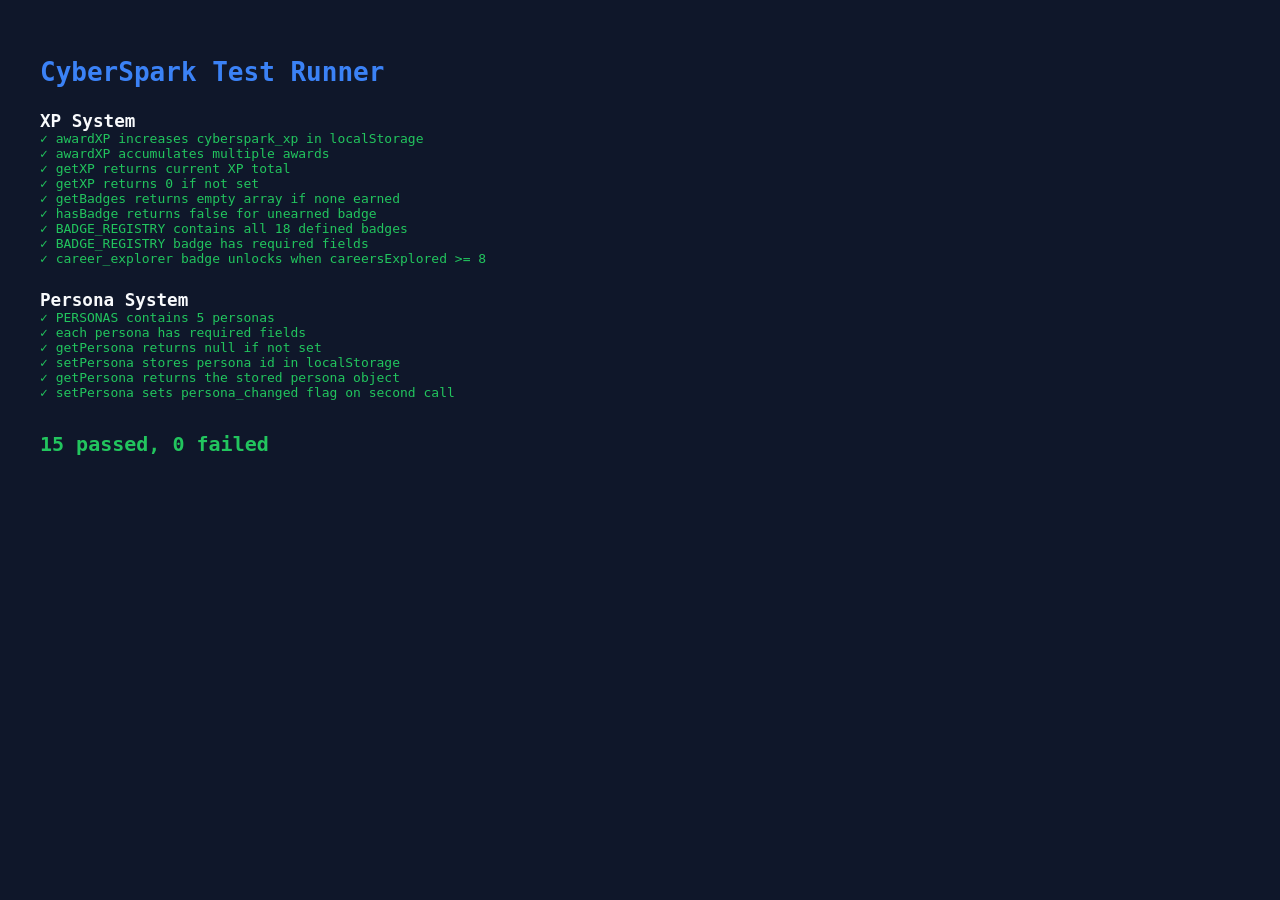
<file: tests/index.html>
<!DOCTYPE html>
<html lang="en">
<head>
  <meta charset="UTF-8">
  <title>CyberSpark Tests</title>
  <style>
    body { font-family: monospace; background: #0f172a; color: #f8fafc; padding: 2rem; }
    h1 { color: #3b82f6; margin-bottom: 1rem; }
    .pass { color: #22c55e; }
    .fail { color: #f97316; }
    .suite { margin-top: 1.5rem; font-size: 1.1rem; font-weight: bold; }
    #summary { margin-top: 2rem; font-size: 1.25rem; font-weight: bold; }
  </style>
</head>
<body>
  <h1>CyberSpark Test Runner</h1>
  <div id="results"></div>
  <div id="summary"></div>
  <script>
    // Minimal test harness
    let passed = 0, failed = 0;
    const out = document.getElementById('results');
    function describe(name, fn) {
      const div = document.createElement('div');
      div.className = 'suite';
      div.textContent = name;
      out.appendChild(div);
      fn();
    }
    function it(name, fn) {
      const div = document.createElement('div');
      try {
        fn();
        div.className = 'pass';
        div.textContent = '  ✓ ' + name;
        passed++;
      } catch(e) {
        div.className = 'fail';
        div.textContent = '  ✗ ' + name + ' — ' + e.message;
        failed++;
      }
      out.appendChild(div);
    }
    function expect(val) {
      return {
        toBe: (expected) => {
          if (val !== expected) throw new Error(`Expected ${JSON.stringify(expected)}, got ${JSON.stringify(val)}`);
        },
        toEqual: (expected) => {
          if (JSON.stringify(val) !== JSON.stringify(expected)) throw new Error(`Expected ${JSON.stringify(expected)}, got ${JSON.stringify(val)}`);
        },
        toBeTruthy: () => { if (!val) throw new Error(`Expected truthy, got ${val}`); },
        toBeFalsy: () => { if (val) throw new Error(`Expected falsy, got ${val}`); },
        toContain: (item) => {
          if (!val.includes(item)) throw new Error(`Expected array to contain ${JSON.stringify(item)}`);
        },
        toBeGreaterThan: (n) => { if (!(val > n)) throw new Error(`Expected ${val} > ${n}`); }
      };
    }
    window.addEventListener('load', () => {
      const s = document.getElementById('summary');
      s.textContent = `${passed} passed, ${failed} failed`;
      s.style.color = failed === 0 ? '#22c55e' : '#f97316';
    });
  </script>
  <script src="../js/xp.js"></script>
  <script src="test-xp.js"></script>
  <script src="../js/persona.js"></script>
  <script src="test-persona.js"></script>
</body>
</html>
</file>
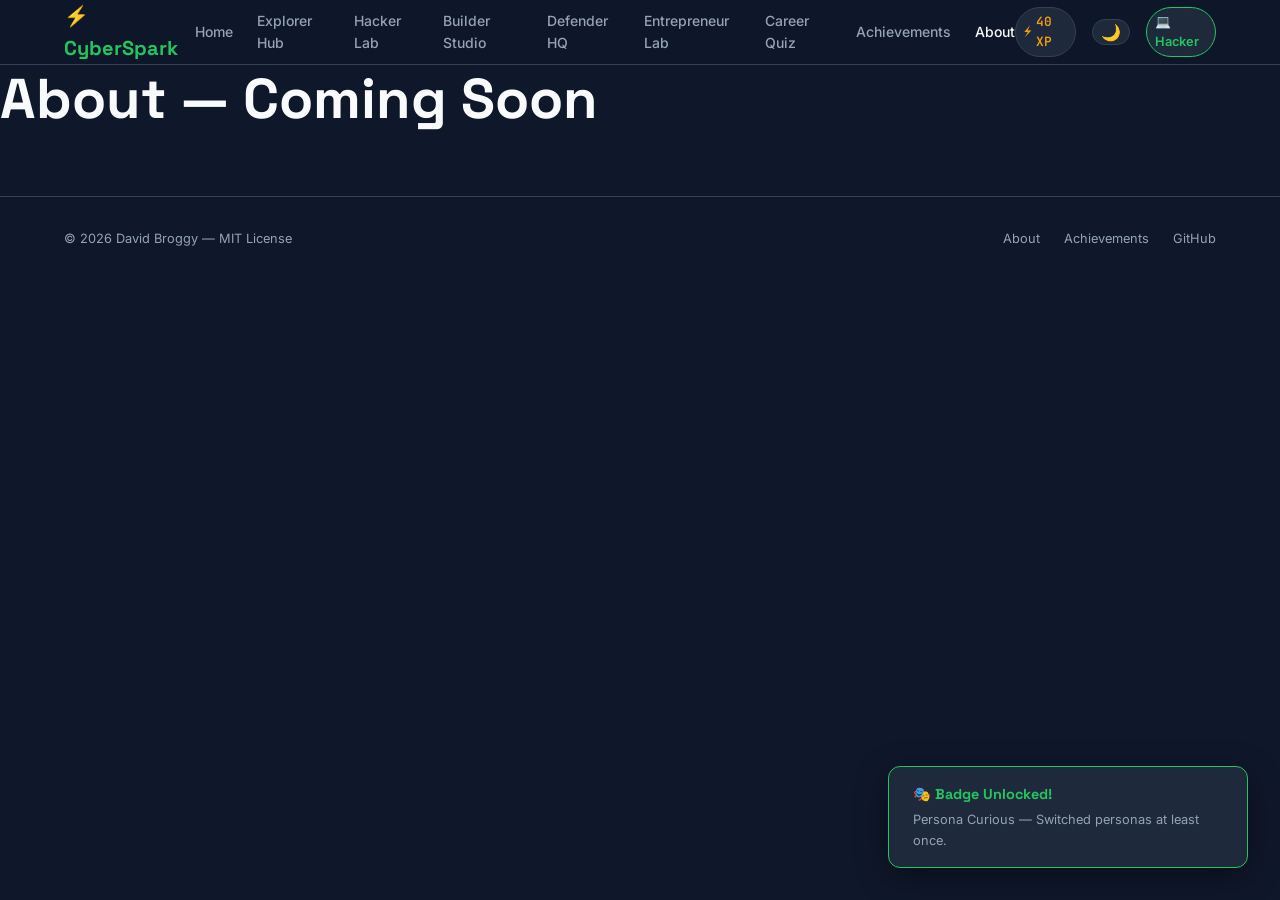
<file: about.html>
<!DOCTYPE html>
<html lang="en">
<head>
  <meta charset="UTF-8">
  <!-- No-flash theme: runs synchronously before CSS paint -->
  <script>
    (function() {
      var p = new URLSearchParams(location.search);
      if (p.get('theme') === 'light') localStorage.setItem('cyberspark_theme', 'light');
      if (localStorage.getItem('cyberspark_theme') === 'light') {
        document.documentElement.setAttribute('data-theme', 'light');
      }
    })();
  </script>
  <meta name="viewport" content="width=device-width, initial-scale=1.0">
  <title>CyberSpark — About</title>
  <link rel="preconnect" href="https://fonts.googleapis.com">
  <link rel="preconnect" href="https://fonts.gstatic.com" crossorigin>
  <link href="https://fonts.googleapis.com/css2?family=Inter:wght@400;500;600&family=Space+Grotesk:wght@500;700&family=JetBrains+Mono:wght@400;600&display=swap" rel="stylesheet">
  <link rel="stylesheet" href="css/main.css">
  <link rel="stylesheet" href="css/components.css">
  <link rel="stylesheet" href="css/animations.css">
</head>
<body>
  <nav id="site-nav"></nav>
  <main id="main-content">
    <h1>About — Coming Soon</h1>
  </main>
  <footer id="site-footer"></footer>
  <div id="toast-container"></div>
  <script src="js/xp.js"></script>
  <script src="js/persona.js"></script>
  <script src="js/nav.js"></script>
</body>
</html>
</file>
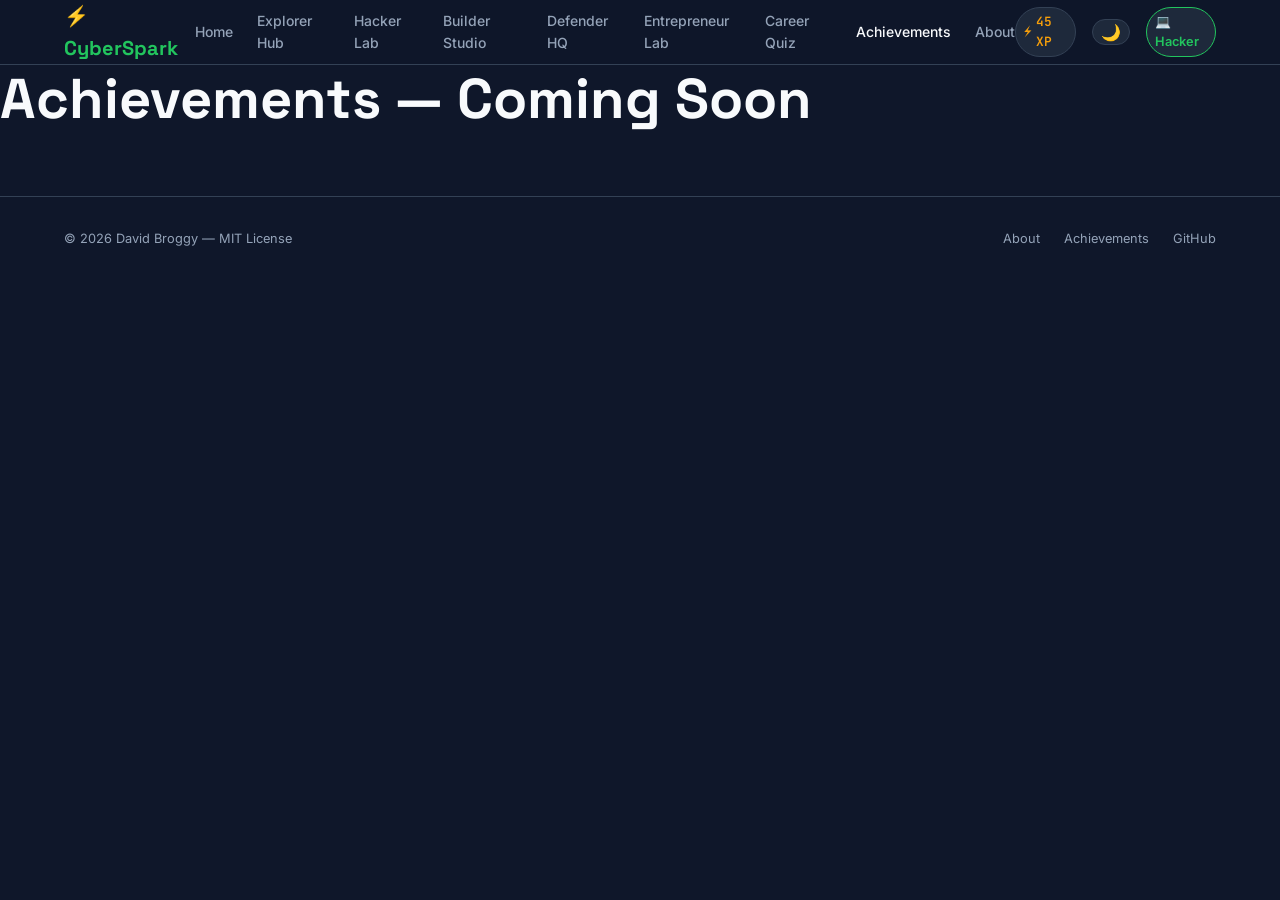
<file: achievements.html>
<!DOCTYPE html>
<html lang="en">
<head>
  <meta charset="UTF-8">
  <!-- No-flash theme: runs synchronously before CSS paint -->
  <script>
    (function() {
      var p = new URLSearchParams(location.search);
      if (p.get('theme') === 'light') localStorage.setItem('cyberspark_theme', 'light');
      if (localStorage.getItem('cyberspark_theme') === 'light') {
        document.documentElement.setAttribute('data-theme', 'light');
      }
    })();
  </script>
  <meta name="viewport" content="width=device-width, initial-scale=1.0">
  <title>CyberSpark — Achievements</title>
  <link rel="preconnect" href="https://fonts.googleapis.com">
  <link rel="preconnect" href="https://fonts.gstatic.com" crossorigin>
  <link href="https://fonts.googleapis.com/css2?family=Inter:wght@400;500;600&family=Space+Grotesk:wght@500;700&family=JetBrains+Mono:wght@400;600&display=swap" rel="stylesheet">
  <link rel="stylesheet" href="css/main.css">
  <link rel="stylesheet" href="css/components.css">
  <link rel="stylesheet" href="css/animations.css">
</head>
<body>
  <nav id="site-nav"></nav>
  <main id="main-content">
    <h1>Achievements — Coming Soon</h1>
  </main>
  <footer id="site-footer"></footer>
  <div id="toast-container"></div>
  <script src="js/xp.js"></script>
  <script src="js/persona.js"></script>
  <script src="js/nav.js"></script>
</body>
</html>
</file>
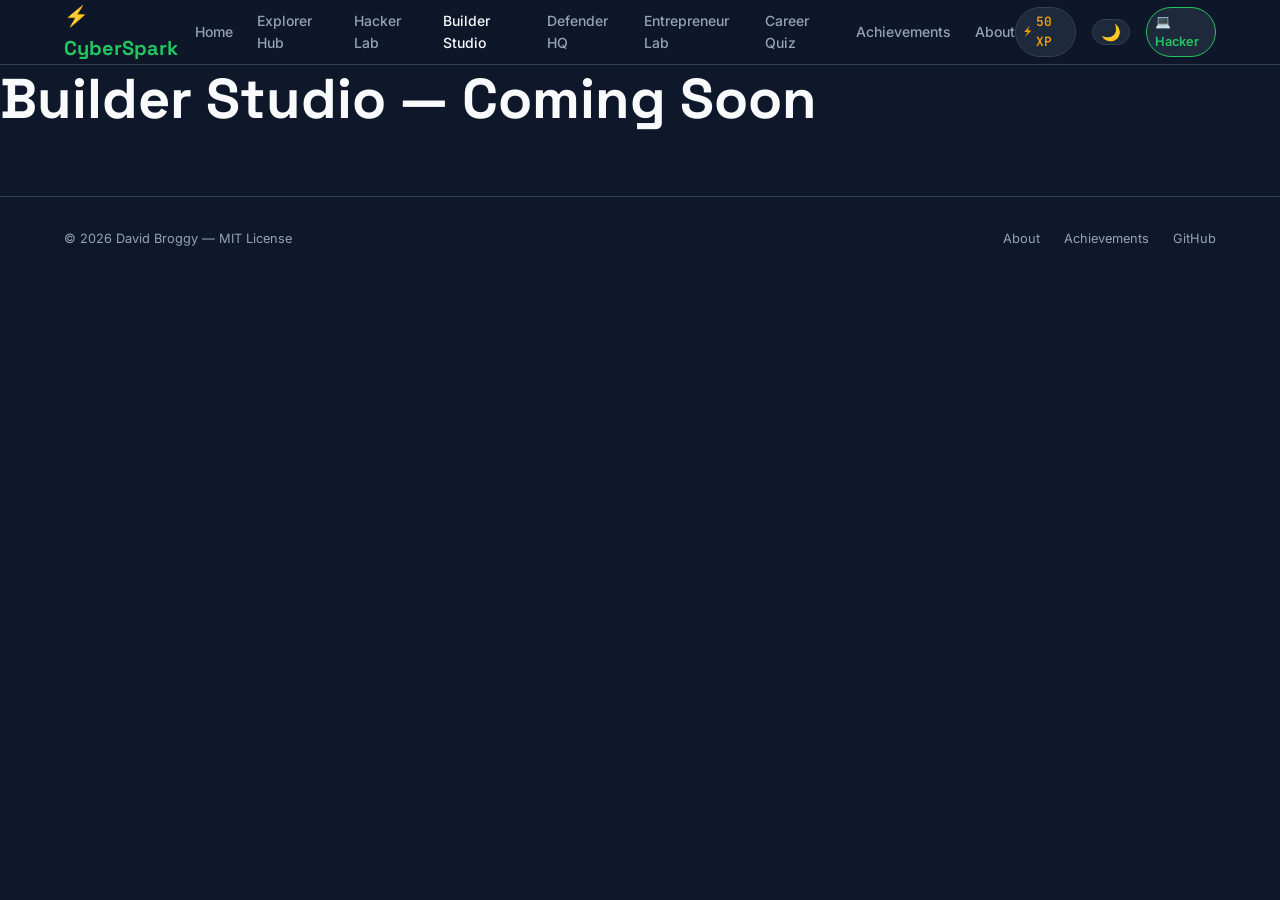
<file: builder.html>
<!DOCTYPE html>
<html lang="en">
<head>
  <meta charset="UTF-8">
  <!-- No-flash theme: runs synchronously before CSS paint -->
  <script>
    (function() {
      var p = new URLSearchParams(location.search);
      if (p.get('theme') === 'light') localStorage.setItem('cyberspark_theme', 'light');
      if (localStorage.getItem('cyberspark_theme') === 'light') {
        document.documentElement.setAttribute('data-theme', 'light');
      }
    })();
  </script>
  <meta name="viewport" content="width=device-width, initial-scale=1.0">
  <title>CyberSpark — Builder Studio</title>
  <link rel="preconnect" href="https://fonts.googleapis.com">
  <link rel="preconnect" href="https://fonts.gstatic.com" crossorigin>
  <link href="https://fonts.googleapis.com/css2?family=Inter:wght@400;500;600&family=Space+Grotesk:wght@500;700&family=JetBrains+Mono:wght@400;600&display=swap" rel="stylesheet">
  <link rel="stylesheet" href="css/main.css">
  <link rel="stylesheet" href="css/components.css">
  <link rel="stylesheet" href="css/animations.css">
</head>
<body>
  <nav id="site-nav"></nav>
  <main id="main-content">
    <h1>Builder Studio — Coming Soon</h1>
  </main>
  <footer id="site-footer"></footer>
  <div id="toast-container"></div>
  <script src="js/xp.js"></script>
  <script src="js/persona.js"></script>
  <script src="js/nav.js"></script>
</body>
</html>
</file>
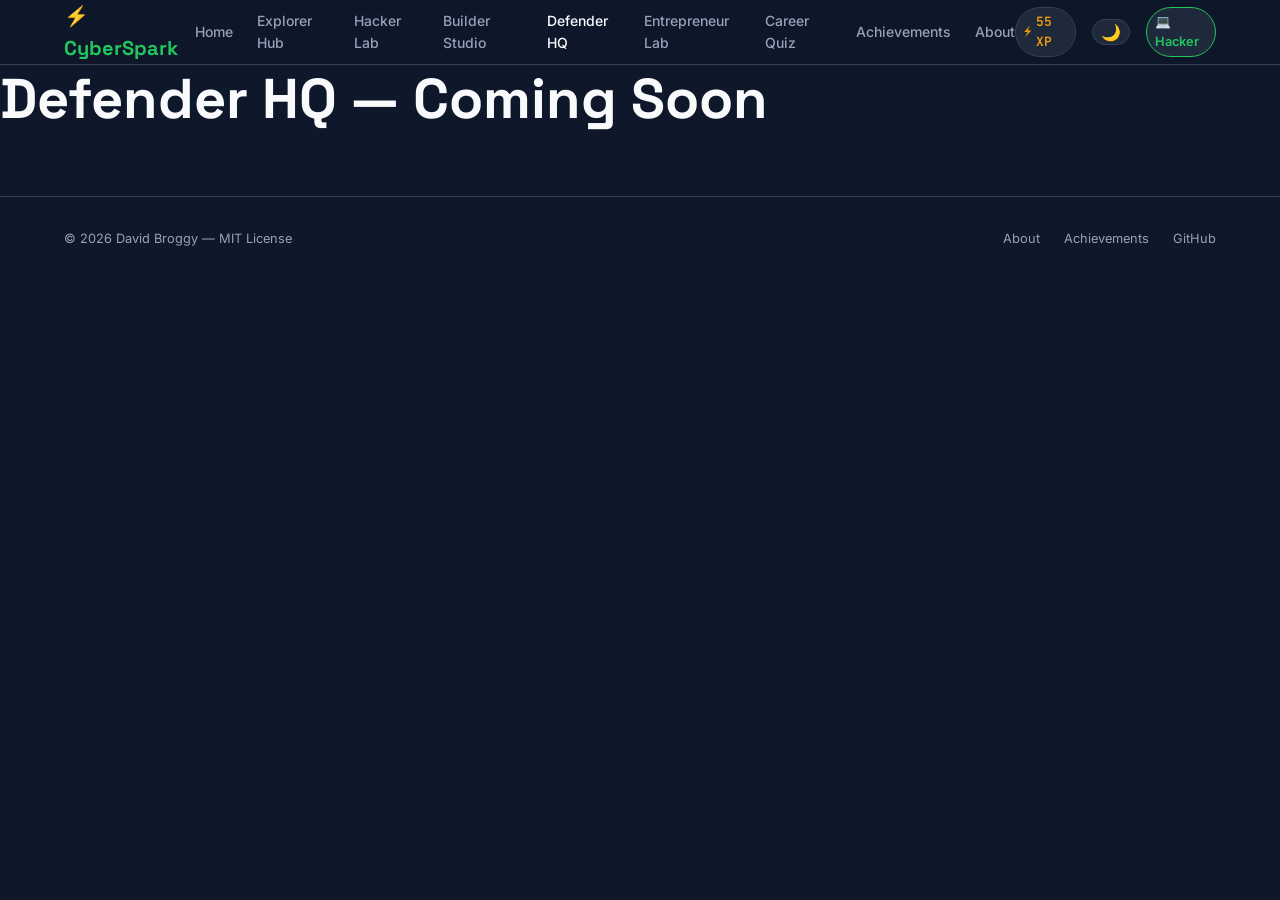
<file: defender.html>
<!DOCTYPE html>
<html lang="en">
<head>
  <meta charset="UTF-8">
  <!-- No-flash theme: runs synchronously before CSS paint -->
  <script>
    (function() {
      var p = new URLSearchParams(location.search);
      if (p.get('theme') === 'light') localStorage.setItem('cyberspark_theme', 'light');
      if (localStorage.getItem('cyberspark_theme') === 'light') {
        document.documentElement.setAttribute('data-theme', 'light');
      }
    })();
  </script>
  <meta name="viewport" content="width=device-width, initial-scale=1.0">
  <title>CyberSpark — Defender HQ</title>
  <link rel="preconnect" href="https://fonts.googleapis.com">
  <link rel="preconnect" href="https://fonts.gstatic.com" crossorigin>
  <link href="https://fonts.googleapis.com/css2?family=Inter:wght@400;500;600&family=Space+Grotesk:wght@500;700&family=JetBrains+Mono:wght@400;600&display=swap" rel="stylesheet">
  <link rel="stylesheet" href="css/main.css">
  <link rel="stylesheet" href="css/components.css">
  <link rel="stylesheet" href="css/animations.css">
</head>
<body>
  <nav id="site-nav"></nav>
  <main id="main-content">
    <h1>Defender HQ — Coming Soon</h1>
  </main>
  <footer id="site-footer"></footer>
  <div id="toast-container"></div>
  <script src="js/xp.js"></script>
  <script src="js/persona.js"></script>
  <script src="js/nav.js"></script>
</body>
</html>
</file>
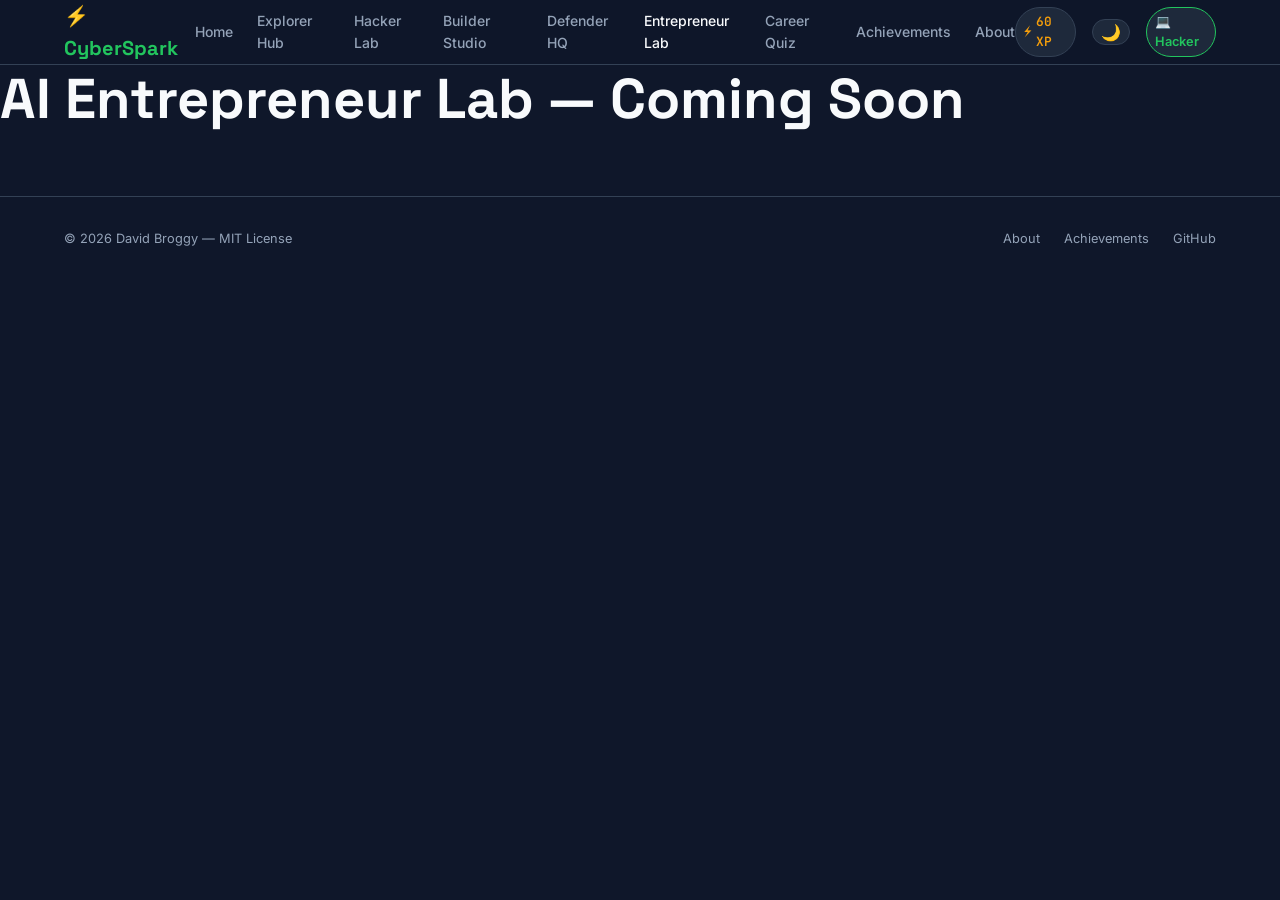
<file: entrepreneur.html>
<!DOCTYPE html>
<html lang="en">
<head>
  <meta charset="UTF-8">
  <!-- No-flash theme: runs synchronously before CSS paint -->
  <script>
    (function() {
      var p = new URLSearchParams(location.search);
      if (p.get('theme') === 'light') localStorage.setItem('cyberspark_theme', 'light');
      if (localStorage.getItem('cyberspark_theme') === 'light') {
        document.documentElement.setAttribute('data-theme', 'light');
      }
    })();
  </script>
  <meta name="viewport" content="width=device-width, initial-scale=1.0">
  <title>CyberSpark — AI Entrepreneur Lab</title>
  <link rel="preconnect" href="https://fonts.googleapis.com">
  <link rel="preconnect" href="https://fonts.gstatic.com" crossorigin>
  <link href="https://fonts.googleapis.com/css2?family=Inter:wght@400;500;600&family=Space+Grotesk:wght@500;700&family=JetBrains+Mono:wght@400;600&display=swap" rel="stylesheet">
  <link rel="stylesheet" href="css/main.css">
  <link rel="stylesheet" href="css/components.css">
  <link rel="stylesheet" href="css/animations.css">
</head>
<body>
  <nav id="site-nav"></nav>
  <main id="main-content">
    <h1>AI Entrepreneur Lab — Coming Soon</h1>
  </main>
  <footer id="site-footer"></footer>
  <div id="toast-container"></div>
  <script src="js/xp.js"></script>
  <script src="js/persona.js"></script>
  <script src="js/nav.js"></script>
</body>
</html>
</file>
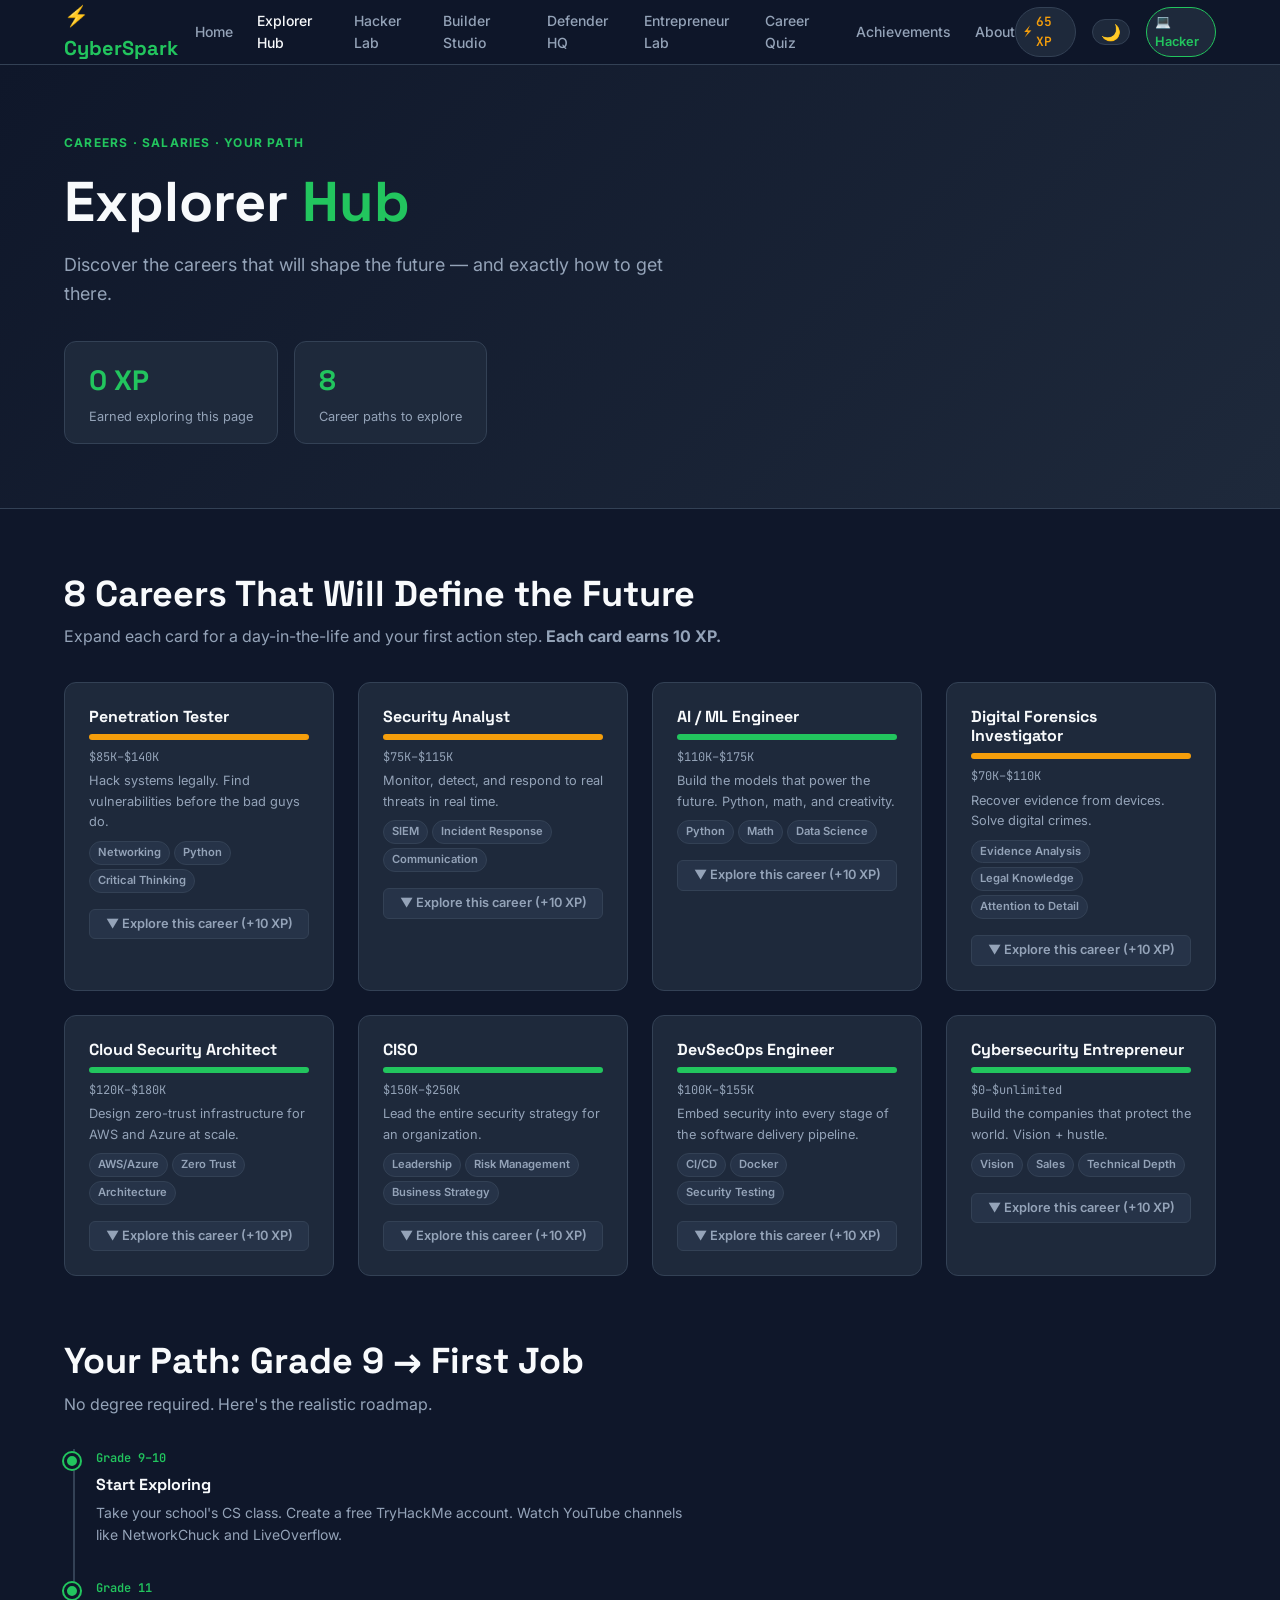
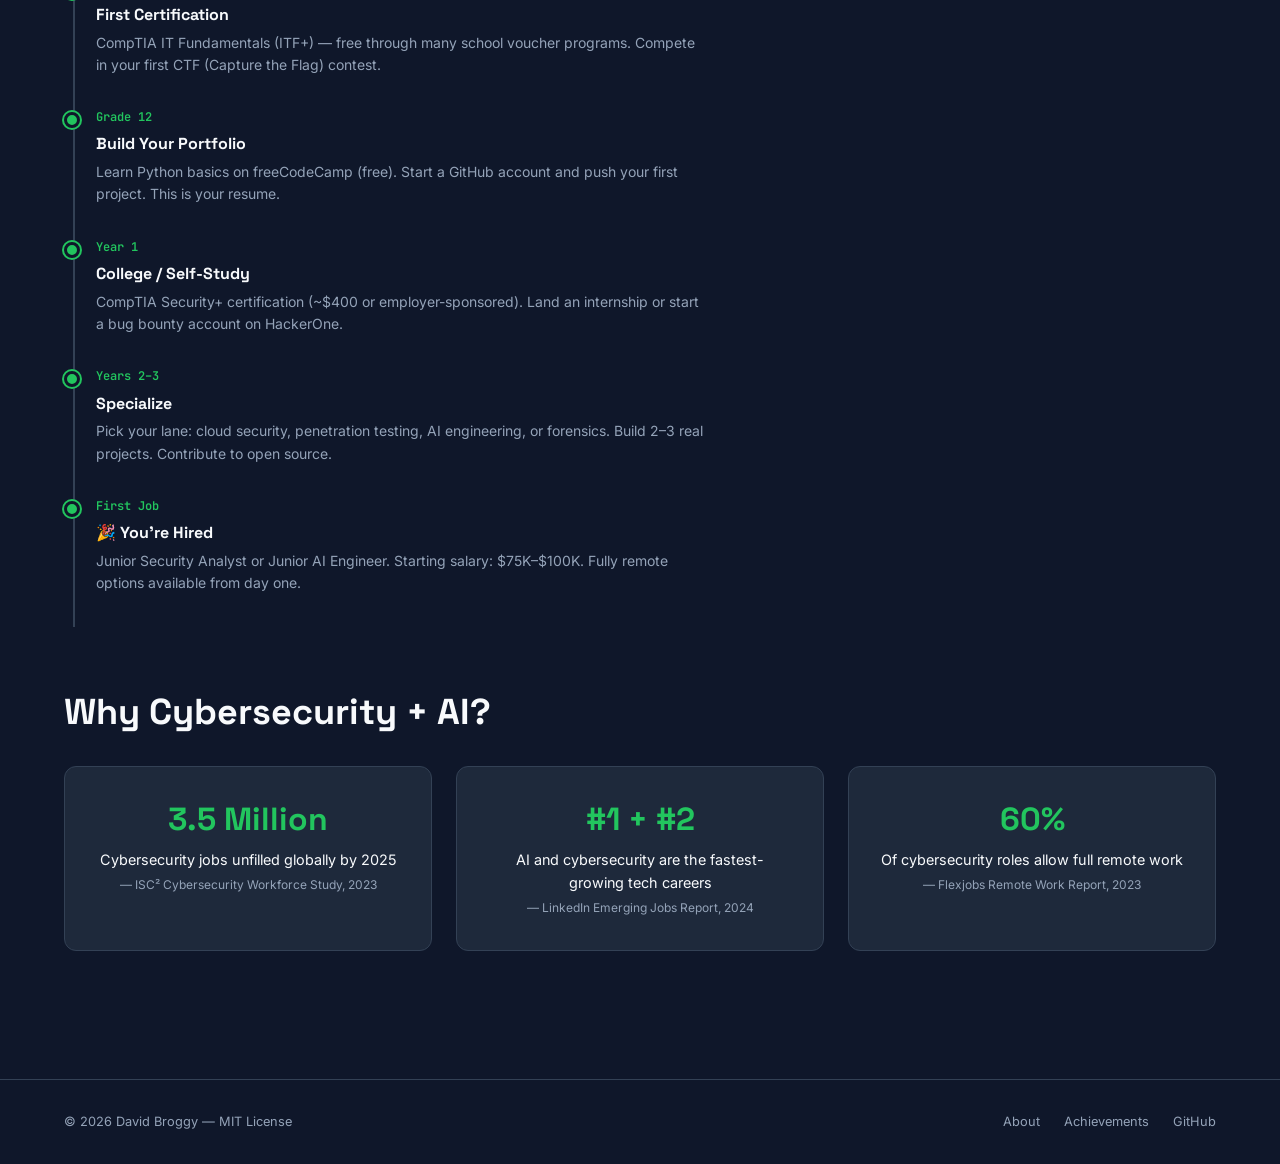
<file: explorer.html>
<!DOCTYPE html>
<html lang="en">
<head>
  <meta charset="UTF-8">
  <!-- No-flash theme: runs synchronously before CSS paint -->
  <script>
    (function() {
      var p = new URLSearchParams(location.search);
      if (p.get('theme') === 'light') localStorage.setItem('cyberspark_theme', 'light');
      if (localStorage.getItem('cyberspark_theme') === 'light') {
        document.documentElement.setAttribute('data-theme', 'light');
      }
    })();
  </script>
  <meta name="viewport" content="width=device-width, initial-scale=1.0">
  <title>CyberSpark — Explorer Hub</title>
  <link rel="preconnect" href="https://fonts.googleapis.com">
  <link rel="preconnect" href="https://fonts.gstatic.com" crossorigin>
  <link href="https://fonts.googleapis.com/css2?family=Inter:wght@400;500;600&family=Space+Grotesk:wght@500;700&family=JetBrains+Mono:wght@400;600&display=swap" rel="stylesheet">
  <link rel="stylesheet" href="css/main.css">
  <link rel="stylesheet" href="css/components.css">
  <link rel="stylesheet" href="css/animations.css">
</head>
<body>
  <nav id="site-nav"></nav>
  <main id="main-content">

    <!-- Hero Banner -->
    <section class="hero">
      <div class="container hero-content">
        <span class="hero-eyebrow">Careers · Salaries · Your Path</span>
        <h1 class="hero-title">Explorer <span>Hub</span></h1>
        <p class="hero-subtitle">
          Discover the careers that will shape the future — and exactly how to get there.
        </p>
        <div class="stat-strip">
          <div class="stat-chip animate-fade-in">
            <div class="stat-number" id="xp-earned-display">0 XP</div>
            <div class="stat-label">Earned exploring this page</div>
          </div>
          <div class="stat-chip animate-fade-in" style="animation-delay:100ms">
            <div class="stat-number">8</div>
            <div class="stat-label">Career paths to explore</div>
          </div>
        </div>
      </div>
    </section>

    <!-- Career Cards Grid -->
    <section class="section">
      <div class="container">
        <div class="section-header">
          <h2>8 Careers That Will Define the Future</h2>
          <p>Expand each card for a day-in-the-life and your first action step. <strong>Each card earns 10 XP.</strong></p>
        </div>
        <div class="grid-4" id="career-grid" style="margin-top:1.5rem">
          <!-- Rendered by JS below -->
        </div>
      </div>
    </section>

    <!-- Career Path Timeline -->
    <section class="section" style="padding-top:0">
      <div class="container">
        <div class="section-header">
          <h2>Your Path: Grade 9 → First Job</h2>
          <p>No degree required. Here's the realistic roadmap.</p>
        </div>
        <div class="timeline" style="margin-top:2rem; max-width:640px">
          <div class="timeline-node">
            <div class="timeline-year">Grade 9–10</div>
            <div class="timeline-title">Start Exploring</div>
            <div class="timeline-desc">Take your school's CS class. Create a free TryHackMe account. Watch YouTube channels like NetworkChuck and LiveOverflow.</div>
          </div>
          <div class="timeline-node">
            <div class="timeline-year">Grade 11</div>
            <div class="timeline-title">First Certification</div>
            <div class="timeline-desc">CompTIA IT Fundamentals (ITF+) — free through many school voucher programs. Compete in your first CTF (Capture the Flag) contest.</div>
          </div>
          <div class="timeline-node">
            <div class="timeline-year">Grade 12</div>
            <div class="timeline-title">Build Your Portfolio</div>
            <div class="timeline-desc">Learn Python basics on freeCodeCamp (free). Start a GitHub account and push your first project. This is your resume.</div>
          </div>
          <div class="timeline-node">
            <div class="timeline-year">Year 1</div>
            <div class="timeline-title">College / Self-Study</div>
            <div class="timeline-desc">CompTIA Security+ certification (~$400 or employer-sponsored). Land an internship or start a bug bounty account on HackerOne.</div>
          </div>
          <div class="timeline-node">
            <div class="timeline-year">Years 2–3</div>
            <div class="timeline-title">Specialize</div>
            <div class="timeline-desc">Pick your lane: cloud security, penetration testing, AI engineering, or forensics. Build 2–3 real projects. Contribute to open source.</div>
          </div>
          <div class="timeline-node">
            <div class="timeline-year">First Job</div>
            <div class="timeline-title">🎉 You're Hired</div>
            <div class="timeline-desc">Junior Security Analyst or Junior AI Engineer. Starting salary: $75K–$100K. Fully remote options available from day one.</div>
          </div>
        </div>
      </div>
    </section>

    <!-- Why This Field -->
    <section class="section" style="padding-top:0">
      <div class="container">
        <div class="section-header">
          <h2>Why Cybersecurity + AI?</h2>
        </div>
        <div class="grid-3" style="margin-top:1.5rem">
          <div class="card explorer-stat">
            <div class="stat-big">3.5 Million</div>
            <div class="stat-label" style="font-size:0.9rem;margin-top:0.5rem;color:var(--color-text)">Cybersecurity jobs unfilled globally by 2025</div>
            <div class="stat-source">— ISC² Cybersecurity Workforce Study, 2023</div>
          </div>
          <div class="card explorer-stat">
            <div class="stat-big">#1 + #2</div>
            <div class="stat-label" style="font-size:0.9rem;margin-top:0.5rem;color:var(--color-text)">AI and cybersecurity are the fastest-growing tech careers</div>
            <div class="stat-source">— LinkedIn Emerging Jobs Report, 2024</div>
          </div>
          <div class="card explorer-stat">
            <div class="stat-big">60%</div>
            <div class="stat-label" style="font-size:0.9rem;margin-top:0.5rem;color:var(--color-text)">Of cybersecurity roles allow full remote work</div>
            <div class="stat-source">— Flexjobs Remote Work Report, 2023</div>
          </div>
        </div>
      </div>
    </section>

  </main>
  <footer id="site-footer"></footer>
  <div id="toast-container"></div>
  <script src="js/xp.js"></script>
  <script src="js/persona.js"></script>
  <script src="js/nav.js"></script>
  <script>
// ── Career data ────────────────────────────────────────────────────────────────
const CAREERS = [
  {
    id: 'pentester',
    title: 'Penetration Tester',
    salary: '$85K–$140K',
    salaryClass: 'salary-mid',
    desc: 'Hack systems legally. Find vulnerabilities before the bad guys do.',
    skills: ['Networking', 'Python', 'Critical Thinking'],
    dayInLife: 'Your morning starts with a target scope document from a client who hired you to break into their systems. You map their network, probe for open ports, and craft a phishing email to test their employees. By afternoon you\'ve found a SQL injection flaw and documented the full attack chain. You write a report that helps them fix everything before a real attacker finds it.',
    startLink: 'https://tryhackme.com',
    startLabel: 'Start on TryHackMe →',
  },
  {
    id: 'analyst',
    title: 'Security Analyst',
    salary: '$75K–$115K',
    salaryClass: 'salary-mid',
    desc: 'Monitor, detect, and respond to real threats in real time.',
    skills: ['SIEM', 'Incident Response', 'Communication'],
    dayInLife: 'You monitor a Security Operations Center (SOC) dashboard that ingests 10,000 events per minute. An alert fires — unusual login patterns from a foreign IP. You investigate, correlate logs, and confirm it\'s a compromised account. You isolate the machine, reset credentials, and document the incident timeline. Your quick response stopped a data breach.',
    startLink: 'https://www.cybrary.it',
    startLabel: 'Start on Cybrary →',
  },
  {
    id: 'ai_engineer',
    title: 'AI / ML Engineer',
    salary: '$110K–$175K',
    salaryClass: 'salary-high',
    desc: 'Build the models that power the future. Python, math, and creativity.',
    skills: ['Python', 'Math', 'Data Science'],
    dayInLife: 'You\'re training a model to detect malware from behavioral patterns rather than signatures. You clean a dataset of 2 million samples, tune hyperparameters, and evaluate false positive rates. After a breakthrough in precision, you deploy the model to a production pipeline where it now screens 50 million files per day — automatically.',
    startLink: 'https://www.coursera.org/learn/machine-learning',
    startLabel: 'Start on Coursera →',
  },
  {
    id: 'forensics',
    title: 'Digital Forensics Investigator',
    salary: '$70K–$110K',
    salaryClass: 'salary-mid',
    desc: 'Recover evidence from devices. Solve digital crimes.',
    skills: ['Evidence Analysis', 'Legal Knowledge', 'Attention to Detail'],
    dayInLife: 'A law firm hands you a seized laptop from a fraud case. Using write-blockers to preserve evidence integrity, you clone the drive and begin forensic analysis. You recover deleted files, reconstruct browser history, and find encrypted communications. Your report becomes the key exhibit in a federal prosecution.',
    startLink: 'https://www.sans.org/cyber-ranges/',
    startLabel: 'Start on SANS Cyber Ranges →',
  },
  {
    id: 'cloud_security',
    title: 'Cloud Security Architect',
    salary: '$120K–$180K',
    salaryClass: 'salary-high',
    desc: 'Design zero-trust infrastructure for AWS and Azure at scale.',
    skills: ['AWS/Azure', 'Zero Trust', 'Architecture'],
    dayInLife: 'A fintech startup needs to move to AWS without compromising SOC 2 compliance. You design the VPC network, configure IAM policies with least-privilege, set up CloudTrail logging, and build a secrets rotation system using AWS Secrets Manager. When the audit team arrives three months later, zero findings.',
    startLink: 'https://aws.amazon.com/training/learn-about/security/',
    startLabel: 'Start on AWS Training →',
  },
  {
    id: 'ciso',
    title: 'CISO',
    salary: '$150K–$250K',
    salaryClass: 'salary-high',
    desc: 'Lead the entire security strategy for an organization.',
    skills: ['Leadership', 'Risk Management', 'Business Strategy'],
    dayInLife: 'You present a risk report to the board of directors: three critical vulnerabilities, remediation timelines, and projected cost of inaction. After the meeting, you approve a $2M security budget, negotiate a cyber insurance policy, and sign off on the company\'s first Zero Trust architecture roadmap. You bridge technical reality with business impact daily.',
    startLink: 'https://www.isaca.org/credentialing/cism',
    startLabel: 'Explore CISM Certification →',
  },
  {
    id: 'devops_sec',
    title: 'DevSecOps Engineer',
    salary: '$100K–$155K',
    salaryClass: 'salary-high',
    desc: 'Embed security into every stage of the software delivery pipeline.',
    skills: ['CI/CD', 'Docker', 'Security Testing'],
    dayInLife: 'You\'re adding a static analysis stage to a GitHub Actions pipeline that scans every pull request for secrets and vulnerable dependencies. When a developer accidentally commits an AWS key, your pipeline blocks the merge and fires a Slack alert before it ever reaches production. You shift security left so developers catch issues in seconds, not weeks.',
    startLink: 'https://learn.microsoft.com/en-us/training/paths/devsecops-foundations/',
    startLabel: 'Start on Microsoft Learn →',
  },
  {
    id: 'entrepreneur',
    title: 'Cybersecurity Entrepreneur',
    salary: '$0–$unlimited',
    salaryClass: 'salary-high',
    desc: 'Build the companies that protect the world. Vision + hustle.',
    skills: ['Vision', 'Sales', 'Technical Depth'],
    dayInLife: 'You founded a startup that uses AI to automatically detect deepfake voices in executive calls — a $50B fraud problem. Your morning is a product demo for a Fortune 500 CISO. The afternoon is a call with your Series A lead investor. By evening you\'re reviewing a new model trained on 1 million synthetic audio samples. The market doesn\'t exist yet — you\'re building it.',
    startLink: 'https://www.ycombinator.com/library',
    startLabel: 'Explore Y Combinator Library →',
  },
];

// ── Track XP earned on this page ──────────────────────────────────────────────
let pageXpEarned = 0;

function _addPageXP(amount, reason) {
  awardXP(amount, reason);
  pageXpEarned += amount;
  const el = document.getElementById('xp-earned-display');
  if (el) el.textContent = pageXpEarned + ' XP';
}

// ── Render career cards ────────────────────────────────────────────────────────
function renderCareerCards() {
  const grid = document.getElementById('career-grid');
  if (!grid) return;

  grid.innerHTML = CAREERS.map(c => `
    <div class="card career-card" id="card-${c.id}">
      <h3 style="font-size:1rem">${c.title}</h3>
      <div class="salary-bar ${c.salaryClass}" title="Salary range"></div>
      <div style="font-size:0.75rem;color:var(--color-text-muted);margin-bottom:0.25rem;font-family:var(--font-mono)">${c.salary}</div>
      <p style="font-size:0.8rem;color:var(--color-text-muted);margin-bottom:0.5rem">${c.desc}</p>
      <div class="career-skills">
        ${c.skills.map(s => `<span class="skill-tag">${s}</span>`).join('')}
      </div>
      <button class="career-expand-btn" data-career="${c.id}" aria-expanded="false" aria-controls="details-${c.id}">
        ▼ Explore this career (+10 XP)
      </button>
      <div class="career-details" id="details-${c.id}">
        <p>${c.dayInLife}</p>
        <a href="${c.startLink}" target="_blank" rel="noopener" class="start-today-btn" data-career="${c.id}">
          ${c.startLabel}
        </a>
      </div>
    </div>
  `).join('');

  // Expand buttons
  document.querySelectorAll('.career-expand-btn').forEach(btn => {
    btn.addEventListener('click', () => {
      const id = btn.dataset.career;
      _expandCareer(id, btn);
    });
  });

  // "How to start today" buttons — award 5 XP on click
  document.querySelectorAll('.start-today-btn').forEach(link => {
    link.addEventListener('click', () => {
      const key = 'cyberspark_start_' + link.dataset.career;
      if (!localStorage.getItem(key)) {
        localStorage.setItem(key, '1');
        _addPageXP(5, 'how_to_start');
      }
    });
  });
}

function _expandCareer(id, btn) {
  const details = document.getElementById('details-' + id);
  if (!details) return;

  const isOpen = details.classList.contains('open');
  if (isOpen) {
    details.classList.remove('open');
    btn.setAttribute('aria-expanded', 'false');
    btn.textContent = '▼ Explore this career (+10 XP)';
    return;
  }

  details.classList.add('open');
  btn.setAttribute('aria-expanded', 'true');
  btn.textContent = '▲ Close';

  // Award XP first time this career is expanded
  const key = 'cyberspark_career_explored_' + id;
  if (!localStorage.getItem(key)) {
    localStorage.setItem(key, '1');
    _addPageXP(10, 'career_expand');

    // Increment career_explorer counter
    let count = parseInt(localStorage.getItem('cyberspark_careers_explored') || '0', 10);
    count += 1;
    localStorage.setItem('cyberspark_careers_explored', String(count));
    checkBadges();
  }
}

// ── Init ──────────────────────────────────────────────────────────────────────
document.addEventListener('DOMContentLoaded', () => {
  renderCareerCards(); // xp.js auto-calls markPageVisited() for all pages
});
  </script>
</body>
</html>
</file>
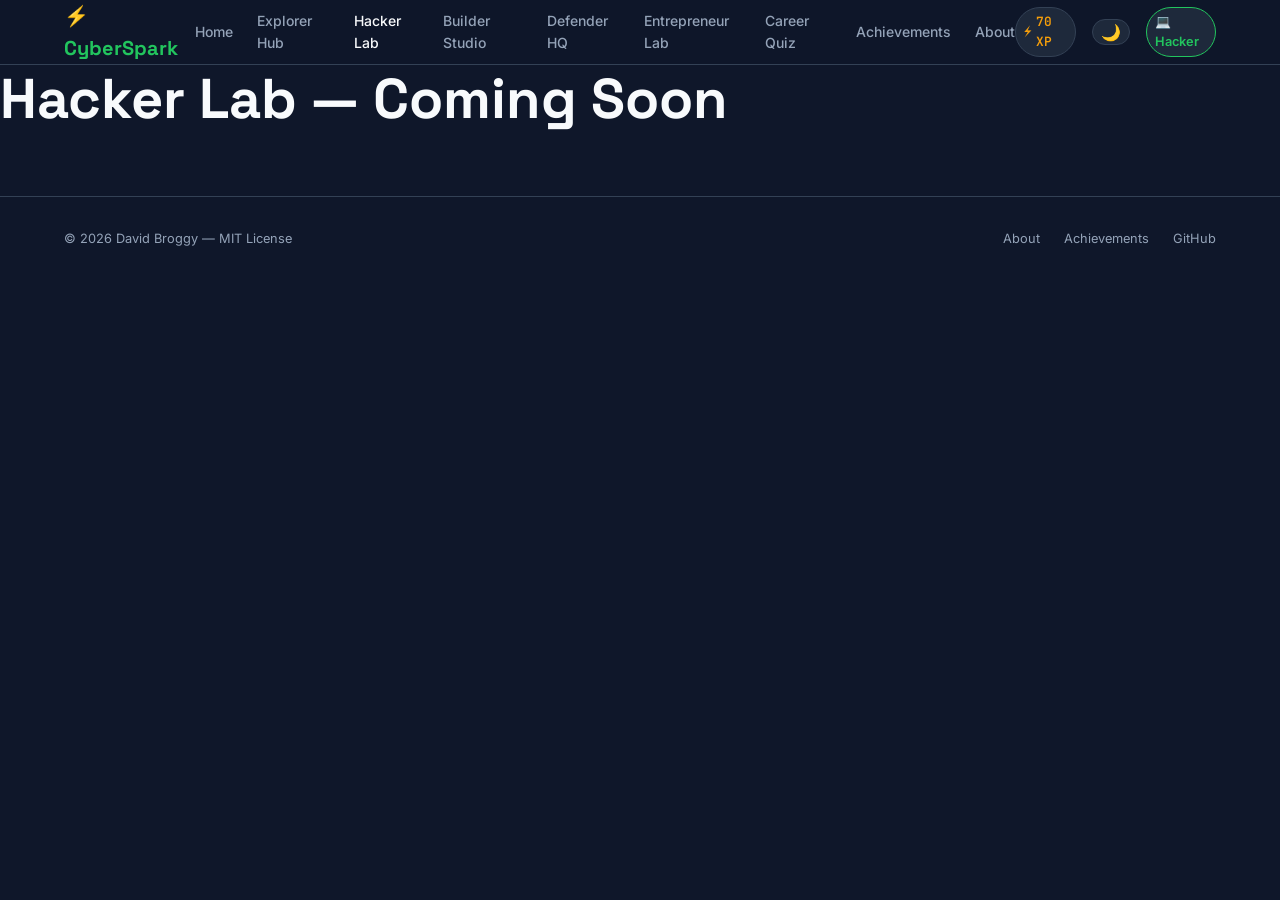
<file: hacker.html>
<!DOCTYPE html>
<html lang="en">
<head>
  <meta charset="UTF-8">
  <!-- No-flash theme: runs synchronously before CSS paint -->
  <script>
    (function() {
      var p = new URLSearchParams(location.search);
      if (p.get('theme') === 'light') localStorage.setItem('cyberspark_theme', 'light');
      if (localStorage.getItem('cyberspark_theme') === 'light') {
        document.documentElement.setAttribute('data-theme', 'light');
      }
    })();
  </script>
  <meta name="viewport" content="width=device-width, initial-scale=1.0">
  <title>CyberSpark — Hacker Lab</title>
  <link rel="preconnect" href="https://fonts.googleapis.com">
  <link rel="preconnect" href="https://fonts.gstatic.com" crossorigin>
  <link href="https://fonts.googleapis.com/css2?family=Inter:wght@400;500;600&family=Space+Grotesk:wght@500;700&family=JetBrains+Mono:wght@400;600&display=swap" rel="stylesheet">
  <link rel="stylesheet" href="css/main.css">
  <link rel="stylesheet" href="css/components.css">
  <link rel="stylesheet" href="css/animations.css">
</head>
<body>
  <nav id="site-nav"></nav>
  <main id="main-content">
    <h1>Hacker Lab — Coming Soon</h1>
  </main>
  <footer id="site-footer"></footer>
  <div id="toast-container"></div>
  <script src="js/xp.js"></script>
  <script src="js/persona.js"></script>
  <script src="js/nav.js"></script>
</body>
</html>
</file>
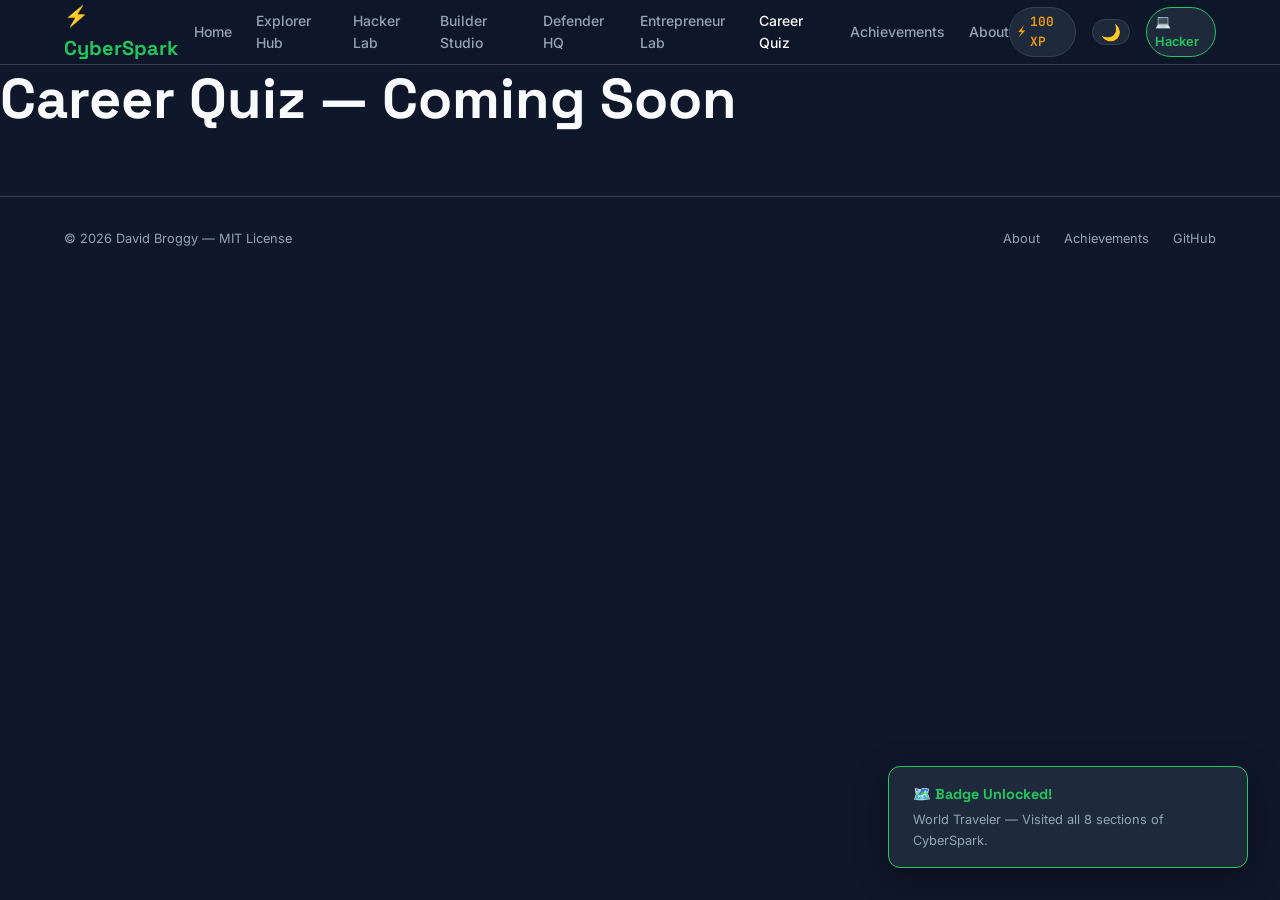
<file: quiz.html>
<!DOCTYPE html>
<html lang="en">
<head>
  <meta charset="UTF-8">
  <!-- No-flash theme: runs synchronously before CSS paint -->
  <script>
    (function() {
      var p = new URLSearchParams(location.search);
      if (p.get('theme') === 'light') localStorage.setItem('cyberspark_theme', 'light');
      if (localStorage.getItem('cyberspark_theme') === 'light') {
        document.documentElement.setAttribute('data-theme', 'light');
      }
    })();
  </script>
  <meta name="viewport" content="width=device-width, initial-scale=1.0">
  <title>CyberSpark — Career Quiz</title>
  <link rel="preconnect" href="https://fonts.googleapis.com">
  <link rel="preconnect" href="https://fonts.gstatic.com" crossorigin>
  <link href="https://fonts.googleapis.com/css2?family=Inter:wght@400;500;600&family=Space+Grotesk:wght@500;700&family=JetBrains+Mono:wght@400;600&display=swap" rel="stylesheet">
  <link rel="stylesheet" href="css/main.css">
  <link rel="stylesheet" href="css/components.css">
  <link rel="stylesheet" href="css/animations.css">
</head>
<body>
  <nav id="site-nav"></nav>
  <main id="main-content">
    <h1>Career Quiz — Coming Soon</h1>
  </main>
  <footer id="site-footer"></footer>
  <div id="toast-container"></div>
  <script src="js/xp.js"></script>
  <script src="js/persona.js"></script>
  <script src="js/nav.js"></script>
</body>
</html>
</file>
<file: css/main.css>
/* === CSS Custom Properties === */
:root {
  /* Colors */
  --color-bg:          #0f172a;
  --color-surface:     #1e293b;
  --color-surface-2:   #263348;
  --color-border:      #334155;
  --color-blue:        #3b82f6;
  --color-green:       #22c55e;
  --color-gold:        #f59e0b;
  --color-coral:       #f97316;
  --color-purple:      #a855f7;
  --color-text:        #f8fafc;
  --color-text-muted:  #94a3b8;

  /* Persona accent (overridden per persona via JS class on body) */
  --color-accent:      var(--color-blue);

  /* Typography */
  --font-heading: 'Space Grotesk', sans-serif;
  --font-body:    'Inter', sans-serif;
  --font-mono:    'JetBrains Mono', monospace;

  /* Spacing */
  --space-xs:  0.25rem;
  --space-sm:  0.5rem;
  --space-md:  1rem;
  --space-lg:  1.5rem;
  --space-xl:  2rem;
  --space-2xl: 3rem;
  --space-3xl: 4rem;

  /* Radius */
  --radius-sm: 6px;
  --radius-md: 12px;
  --radius-lg: 20px;
  --radius-full: 9999px;

  /* Transitions */
  --transition: 200ms ease;
  --transition-slow: 400ms ease;
}

/* Persona accent color overrides — added to <body> by persona.js */
body.persona-explorer  { --color-accent: var(--color-blue); }
body.persona-hacker    { --color-accent: var(--color-green); }
body.persona-builder   { --color-accent: var(--color-purple); }
body.persona-defender  { --color-accent: var(--color-coral); }
body.persona-entrepreneur { --color-accent: var(--color-gold); }

/* === Light Mode Overrides === */
[data-theme="light"] {
  --color-bg:          #f8fafc;
  --color-surface:     #ffffff;
  --color-surface-2:   #f1f5f9;
  --color-border:      #e2e8f0;
  --color-text:        #0f172a;
  --color-text-muted:  #64748b;

  /* Darkened accent variants — pass WCAG AA on white backgrounds */
  --color-blue:        #2563eb;
  --color-green:       #16a34a;
  --color-gold:        #b45309;
  --color-coral:       #c2410c;
  --color-purple:      #7c3aed;
}

/* === Reset === */
*, *::before, *::after { box-sizing: border-box; margin: 0; padding: 0; }
img, svg { display: block; max-width: 100%; }
a { color: inherit; text-decoration: none; }
button { cursor: pointer; font: inherit; border: none; background: none; }
ul, ol { list-style: none; }
input, textarea, select { font: inherit; }

/* === Base === */
html { font-size: 16px; scroll-behavior: smooth; }

body {
  background-color: var(--color-bg);
  color: var(--color-text);
  font-family: var(--font-body);
  line-height: 1.6;
  min-height: 100vh;
}

h1, h2, h3, h4, h5, h6 {
  font-family: var(--font-heading);
  line-height: 1.2;
  font-weight: 700;
}

h1 { font-size: clamp(2rem, 5vw, 3.5rem); }
h2 { font-size: clamp(1.5rem, 3vw, 2.25rem); }
h3 { font-size: clamp(1.125rem, 2vw, 1.5rem); }

code, pre, .mono {
  font-family: var(--font-mono);
  font-size: 0.9em;
}

/* === Layout === */
.container {
  width: 100%;
  max-width: 1200px;
  margin: 0 auto;
  padding: 0 var(--space-lg);
}

.grid-2 { display: grid; grid-template-columns: repeat(2, 1fr); gap: var(--space-lg); }
.grid-3 { display: grid; grid-template-columns: repeat(3, 1fr); gap: var(--space-lg); }
.grid-4 { display: grid; grid-template-columns: repeat(4, 1fr); gap: var(--space-lg); }

@media (max-width: 1024px) {
  .grid-4 { grid-template-columns: repeat(2, 1fr); }
  .grid-3 { grid-template-columns: repeat(2, 1fr); }
}

@media (max-width: 640px) {
  .grid-4, .grid-3, .grid-2 { grid-template-columns: 1fr; }
  .container { padding: 0 var(--space-md); }
}

/* Persona picker grid — 5 cards + 160px canvas height */
.persona-grid {
  display: grid;
  grid-template-columns: repeat(5, 1fr);
  gap: var(--space-lg);
}

@media (max-width: 1024px) {
  .persona-grid { grid-template-columns: repeat(3, 1fr); }
}

@media (max-width: 640px) {
  .persona-grid { grid-template-columns: repeat(2, 1fr); }
}

/* === Utilities === */
.sr-only {
  position: absolute; width: 1px; height: 1px;
  padding: 0; margin: -1px; overflow: hidden;
  clip: rect(0,0,0,0); white-space: nowrap; border: 0;
}
.text-muted { color: var(--color-text-muted); }
.text-accent { color: var(--color-accent); }
.text-center { text-align: center; }
.flex { display: flex; }
.flex-center { display: flex; align-items: center; justify-content: center; }
.flex-between { display: flex; align-items: center; justify-content: space-between; }
.gap-sm { gap: var(--space-sm); }
.gap-md { gap: var(--space-md); }
.mt-sm { margin-top: var(--space-sm); }
.mt-md { margin-top: var(--space-md); }
.mt-lg { margin-top: var(--space-lg); }
.mt-xl { margin-top: var(--space-xl); }
.section { padding: var(--space-3xl) 0; }
</file>
<file: css/components.css>
/* === Navigation === */
#site-nav {
  position: sticky;
  top: 0;
  z-index: 100;
  background: rgba(15, 23, 42, 0.95);
  backdrop-filter: blur(10px);
  border-bottom: 1px solid var(--color-border);
}

.nav-inner {
  display: flex;
  align-items: center;
  justify-content: space-between;
  height: 64px;
  padding: 0 var(--space-lg);
  max-width: 1200px;
  margin: 0 auto;
}

.nav-logo {
  font-family: var(--font-heading);
  font-size: 1.25rem;
  font-weight: 700;
  color: var(--color-accent);
  transition: color var(--transition);
}

.nav-links {
  display: flex;
  align-items: center;
  gap: var(--space-lg);
}

.nav-links a {
  font-size: 0.875rem;
  font-weight: 500;
  color: var(--color-text-muted);
  transition: color var(--transition);
}

.nav-links a:hover,
.nav-links a.active { color: var(--color-text); }

.nav-right {
  display: flex;
  align-items: center;
  gap: var(--space-md);
}

.xp-badge {
  display: flex;
  align-items: center;
  gap: var(--space-xs);
  background: var(--color-surface);
  border: 1px solid var(--color-border);
  border-radius: var(--radius-full);
  padding: var(--space-xs) var(--space-sm);
  font-size: 0.8rem;
  font-weight: 600;
  font-family: var(--font-mono);
  color: var(--color-gold);
}

.persona-chip {
  display: flex;
  align-items: center;
  gap: var(--space-xs);
  background: var(--color-surface);
  border: 1px solid var(--color-accent);
  border-radius: var(--radius-full);
  padding: var(--space-xs) var(--space-sm);
  font-size: 0.8rem;
  font-weight: 600;
  color: var(--color-accent);
  cursor: pointer;
  transition: background var(--transition);
}

.persona-chip:hover { background: var(--color-surface-2); }

/* Mobile nav */
.nav-hamburger {
  display: none;
  flex-direction: column;
  gap: 5px;
  padding: var(--space-xs);
}

.nav-hamburger span {
  display: block;
  width: 22px;
  height: 2px;
  background: var(--color-text);
  border-radius: 2px;
  transition: var(--transition);
}

@media (max-width: 768px) {
  .nav-links { display: none; }
  .nav-links.open {
    display: flex;
    flex-direction: column;
    position: absolute;
    top: 64px;
    left: 0;
    right: 0;
    background: var(--color-surface);
    border-bottom: 1px solid var(--color-border);
    padding: var(--space-lg);
    gap: var(--space-md);
  }
  .nav-hamburger { display: flex; }
}

/* Nav background override for light mode */
[data-theme="light"] #site-nav {
  background: rgba(248, 250, 252, 0.95);
  border-bottom-color: #e2e8f0;
}

/* === Cards === */
.card {
  background: var(--color-surface);
  border: 1px solid var(--color-border);
  border-radius: var(--radius-md);
  padding: var(--space-lg);
  transition: border-color var(--transition), box-shadow var(--transition), transform var(--transition);
}

.card:hover {
  border-color: var(--color-accent);
  box-shadow: 0 0 20px color-mix(in srgb, var(--color-accent) 20%, transparent);
  transform: translateY(-2px);
}

.card-accent {
  border-color: var(--color-accent);
  box-shadow: 0 0 24px rgba(59, 130, 246, 0.1);
}

/* === Buttons === */
.btn {
  display: inline-flex;
  align-items: center;
  justify-content: center;
  gap: var(--space-xs);
  border-radius: var(--radius-sm);
  padding: 0.625rem 1.25rem;
  font-weight: 600;
  font-size: 0.9rem;
  transition: all var(--transition);
  cursor: pointer;
}

.btn-primary {
  background: var(--color-accent);
  color: #000;
}

.btn-primary:hover { filter: brightness(1.15); }

.btn-outline {
  border: 1.5px solid var(--color-accent);
  color: var(--color-accent);
  background: transparent;
}

.btn-outline:hover {
  background: var(--color-accent);
  color: #000;
}

.btn-ghost {
  color: var(--color-text-muted);
  background: transparent;
}

.btn-ghost:hover { color: var(--color-text); background: var(--color-surface); }

.btn-sm { padding: 0.375rem 0.75rem; font-size: 0.8rem; }
.btn-lg { padding: 0.875rem 1.75rem; font-size: 1rem; }

/* === Hero Banner === */
.hero {
  position: relative;
  overflow: hidden;
  padding: var(--space-3xl) 0;
  background: linear-gradient(135deg, var(--color-bg) 0%, var(--color-surface) 100%);
  border-bottom: 1px solid var(--color-border);
}

.hero-content { position: relative; z-index: 1; }

.hero-eyebrow {
  display: inline-block;
  font-size: 0.75rem;
  font-weight: 700;
  letter-spacing: 0.1em;
  text-transform: uppercase;
  color: var(--color-accent);
  margin-bottom: var(--space-md);
}

.hero-title { color: var(--color-text); }

.hero-title span { color: var(--color-accent); }

.hero-subtitle {
  font-size: 1.125rem;
  color: var(--color-text-muted);
  max-width: 600px;
  margin-top: var(--space-md);
}

/* === Stat Chips === */
.stat-strip {
  display: flex;
  flex-wrap: wrap;
  gap: var(--space-md);
  margin-top: var(--space-xl);
}

.stat-chip {
  background: var(--color-surface);
  border: 1px solid var(--color-border);
  border-radius: var(--radius-md);
  padding: var(--space-md) var(--space-lg);
  min-width: 180px;
}

.stat-chip .stat-number {
  font-family: var(--font-heading);
  font-size: 1.75rem;
  font-weight: 700;
  color: var(--color-accent);
}

.stat-chip .stat-label {
  font-size: 0.8rem;
  color: var(--color-text-muted);
  margin-top: var(--space-xs);
}

/* === Badges === */
.badge {
  display: inline-flex;
  align-items: center;
  gap: var(--space-xs);
  padding: var(--space-xs) var(--space-sm);
  border-radius: var(--radius-full);
  font-size: 0.75rem;
  font-weight: 600;
  background: var(--color-surface);
  border: 1px solid var(--color-border);
  color: var(--color-text-muted);
}

.badge-earned {
  border-color: var(--color-accent);
  color: var(--color-accent);
  background: rgba(59, 130, 246, 0.1);
}

/* === Progress Bar === */
.progress-bar-wrap {
  background: var(--color-surface);
  border-radius: var(--radius-full);
  height: 8px;
  overflow: hidden;
}

.progress-bar-fill {
  height: 100%;
  background: linear-gradient(90deg, var(--color-accent), var(--color-purple));
  border-radius: var(--radius-full);
  transition: width 600ms ease;
  width: 0%;
}

/* === Toast Notification === */
#toast-container {
  position: fixed;
  bottom: var(--space-xl);
  right: var(--space-xl);
  z-index: 9999;
  display: flex;
  flex-direction: column;
  gap: var(--space-sm);
}

.toast {
  background: var(--color-surface);
  border: 1px solid var(--color-accent);
  border-radius: var(--radius-md);
  padding: var(--space-md) var(--space-lg);
  min-width: 280px;
  max-width: 360px;
  box-shadow: 0 8px 32px rgba(0,0,0,0.4);
  animation: toastIn 300ms ease forwards;
}

.toast-title {
  font-family: var(--font-heading);
  font-size: 0.9rem;
  font-weight: 700;
  color: var(--color-accent);
}

.toast-body { font-size: 0.8rem; color: var(--color-text-muted); margin-top: var(--space-xs); }

/* === Section Divider === */
.section-header { margin-bottom: var(--space-xl); }
.section-header h2 { color: var(--color-text); }
.section-header p { color: var(--color-text-muted); margin-top: var(--space-sm); }

/* === Footer === */
#site-footer {
  border-top: 1px solid var(--color-border);
  padding: var(--space-xl) 0;
  margin-top: var(--space-3xl);
}

.footer-inner {
  max-width: 1200px;
  margin: 0 auto;
  padding: 0 var(--space-lg);
  display: flex;
  align-items: center;
  justify-content: space-between;
  flex-wrap: wrap;
  gap: var(--space-md);
}

.footer-copy { font-size: 0.8rem; color: var(--color-text-muted); }

.footer-links {
  display: flex;
  gap: var(--space-lg);
}

.footer-links a {
  font-size: 0.8rem;
  color: var(--color-text-muted);
  transition: color var(--transition);
}

.footer-links a:hover { color: var(--color-accent); }

/* === Theme Toggle Button === */
.theme-toggle {
  background: var(--color-surface);
  border: 1px solid var(--color-border);
  border-radius: var(--radius-full);
  padding: var(--space-xs) var(--space-sm);
  font-size: 1rem;
  cursor: pointer;
  transition: background var(--transition);
  line-height: 1;
}
.theme-toggle:hover { background: var(--color-surface-2); }

/* === Career Cards (Explorer Hub) === */
.career-card { position: relative; }

.career-card .salary-bar {
  height: 6px;
  border-radius: var(--radius-full);
  margin: var(--space-sm) 0;
}
.salary-high  { background: var(--color-green); }
.salary-mid   { background: var(--color-gold); }

.career-skills {
  display: flex;
  flex-wrap: wrap;
  gap: var(--space-xs);
  margin-top: var(--space-sm);
}

.skill-tag {
  font-size: 0.7rem;
  font-weight: 600;
  padding: 2px 8px;
  border-radius: var(--radius-full);
  background: var(--color-surface-2);
  border: 1px solid var(--color-border);
  color: var(--color-text-muted);
}

.career-expand-btn {
  width: 100%;
  margin-top: var(--space-md);
  background: var(--color-surface-2);
  border: 1px solid var(--color-border);
  border-radius: var(--radius-sm);
  padding: var(--space-xs) var(--space-sm);
  font-size: 0.8rem;
  font-weight: 600;
  color: var(--color-text-muted);
  cursor: pointer;
  transition: border-color var(--transition), color var(--transition);
}
.career-expand-btn:hover {
  border-color: var(--color-accent);
  color: var(--color-accent);
}

.career-details {
  display: none;
  margin-top: var(--space-md);
  padding-top: var(--space-md);
  border-top: 1px solid var(--color-border);
}
.career-details.open { display: block; }

.career-details p { font-size: 0.875rem; color: var(--color-text-muted); line-height: 1.7; }

.start-today-btn {
  display: inline-flex;
  align-items: center;
  gap: var(--space-xs);
  margin-top: var(--space-md);
  background: var(--color-accent);
  color: #000;
  padding: var(--space-xs) var(--space-md);
  border-radius: var(--radius-sm);
  font-size: 0.8rem;
  font-weight: 700;
  text-decoration: none;
  transition: filter var(--transition);
}
.start-today-btn:hover { filter: brightness(1.15); }

/* === Career Timeline === */
.timeline {
  position: relative;
  padding-left: 2rem;
}

.timeline::before {
  content: '';
  position: absolute;
  left: 9px;
  top: 0;
  bottom: 0;
  width: 2px;
  background: var(--color-border);
}

.timeline-node {
  position: relative;
  padding-bottom: var(--space-xl);
}

.timeline-node::before {
  content: '';
  position: absolute;
  left: -2rem;
  top: 4px;
  width: 16px;
  height: 16px;
  border-radius: 50%;
  background: var(--color-accent);
  border: 3px solid var(--color-bg);
  box-shadow: 0 0 0 2px var(--color-accent);
}

.timeline-year {
  font-family: var(--font-mono);
  font-size: 0.75rem;
  font-weight: 600;
  color: var(--color-accent);
  margin-bottom: var(--space-xs);
}

.timeline-title {
  font-family: var(--font-heading);
  font-size: 1rem;
  font-weight: 700;
  color: var(--color-text);
  margin-bottom: var(--space-xs);
}

.timeline-desc {
  font-size: 0.875rem;
  color: var(--color-text-muted);
}

/* === Explorer Hub Stat Cards === */
.explorer-stat {
  padding: var(--space-xl);
  text-align: center;
}

.explorer-stat .stat-big {
  font-family: var(--font-heading);
  font-size: clamp(1.5rem, 3vw, 2rem);
  font-weight: 700;
  color: var(--color-accent);
  line-height: 1.3;
}

.explorer-stat .stat-source {
  font-size: 0.75rem;
  color: var(--color-text-muted);
  margin-top: var(--space-xs);
}

/* === Avatar Canvas === */
.avatar-canvas {
  display: block;
  width: 160px;
  height: 160px;
  margin: 0 auto var(--space-md);
}

.avatar-emoji-fallback {
  font-size: 3rem;
  text-align: center;
  margin-bottom: var(--space-md);
  display: none;
}

@media (max-width: 640px) {
  .avatar-canvas       { display: none; }
  .avatar-emoji-fallback { display: block; }
}

/* === Persona Videos === */
.avatar-video {
  display: block;
  width: 100%;
  height: 160px;
  object-fit: cover;
  border-radius: var(--radius-sm);
  margin-bottom: var(--space-sm);
}

.persona-intro-video {
  display: block;
  max-width: 360px;
  width: 100%;
  margin: var(--space-md) auto 0;
  border-radius: var(--radius-md);
  border: 1px solid var(--color-border);
}
</file>
<file: css/animations.css>
/* === Keyframes === */
@keyframes toastIn {
  from { opacity: 0; transform: translateX(20px); }
  to   { opacity: 1; transform: translateX(0); }
}

@keyframes toastOut {
  from { opacity: 1; transform: translateX(0); }
  to   { opacity: 0; transform: translateX(20px); }
}

@keyframes badgePulse {
  0%   { box-shadow: 0 0 0 0 rgba(59, 130, 246, 0.6); }
  70%  { box-shadow: 0 0 0 12px rgba(59, 130, 246, 0); }
  100% { box-shadow: 0 0 0 0 rgba(59, 130, 246, 0); }
}

@keyframes fadeIn {
  from { opacity: 0; transform: translateY(12px); }
  to   { opacity: 1; transform: translateY(0); }
}

@keyframes float {
  0%, 100% { transform: translateY(0px); }
  50%       { transform: translateY(-8px); }
}

@keyframes particleDrift {
  0%   { transform: translate(0, 0) scale(1);   opacity: 0.6; }
  50%  { transform: translate(var(--dx), var(--dy)) scale(1.2); opacity: 1; }
  100% { transform: translate(0, 0) scale(1);   opacity: 0.6; }
}

@keyframes countUp {
  from { opacity: 0; transform: scale(0.8); }
  to   { opacity: 1; transform: scale(1); }
}

/* === Particle Hero Background === */
.particles {
  position: absolute;
  inset: 0;
  overflow: hidden;
  pointer-events: none;
  z-index: 0;
}

.particle {
  position: absolute;
  width: 4px;
  height: 4px;
  border-radius: 50%;
  background: var(--color-accent);
  opacity: 0.4;
  animation: particleDrift var(--duration, 8s) ease-in-out infinite;
  animation-delay: var(--delay, 0s);
}

/* === Utility Animation Classes === */
.animate-fade-in      { animation: fadeIn 400ms ease forwards; }
.animate-float        { animation: float 3s ease-in-out infinite; }
.badge-pulse          { animation: badgePulse 600ms ease; }

/* === Page Transition === */
main#main-content { animation: fadeIn 300ms ease forwards; }

/* === Toast dismissal === */
.toast.dismissing { animation: toastOut 300ms ease forwards; }

/* === Persona card selection glow === */
.persona-card {
  transition: border-color var(--transition), box-shadow var(--transition), transform var(--transition-slow);
}

.persona-card:hover {
  transform: translateY(-4px) scale(1.02);
}

.persona-card.selected {
  border-color: var(--color-accent);
  box-shadow: 0 0 30px color-mix(in srgb, var(--color-accent) 35%, transparent);
}

/* === Game feedback === */
.correct-flash {
  animation: badgePulse 400ms ease;
  border-color: var(--color-green) !important;
}

.wrong-shake {
  animation: shake 300ms ease;
}

@keyframes shake {
  0%, 100% { transform: translateX(0); }
  20%       { transform: translateX(-6px); }
  40%       { transform: translateX(6px); }
  60%       { transform: translateX(-4px); }
  80%       { transform: translateX(4px); }
}
</file>
